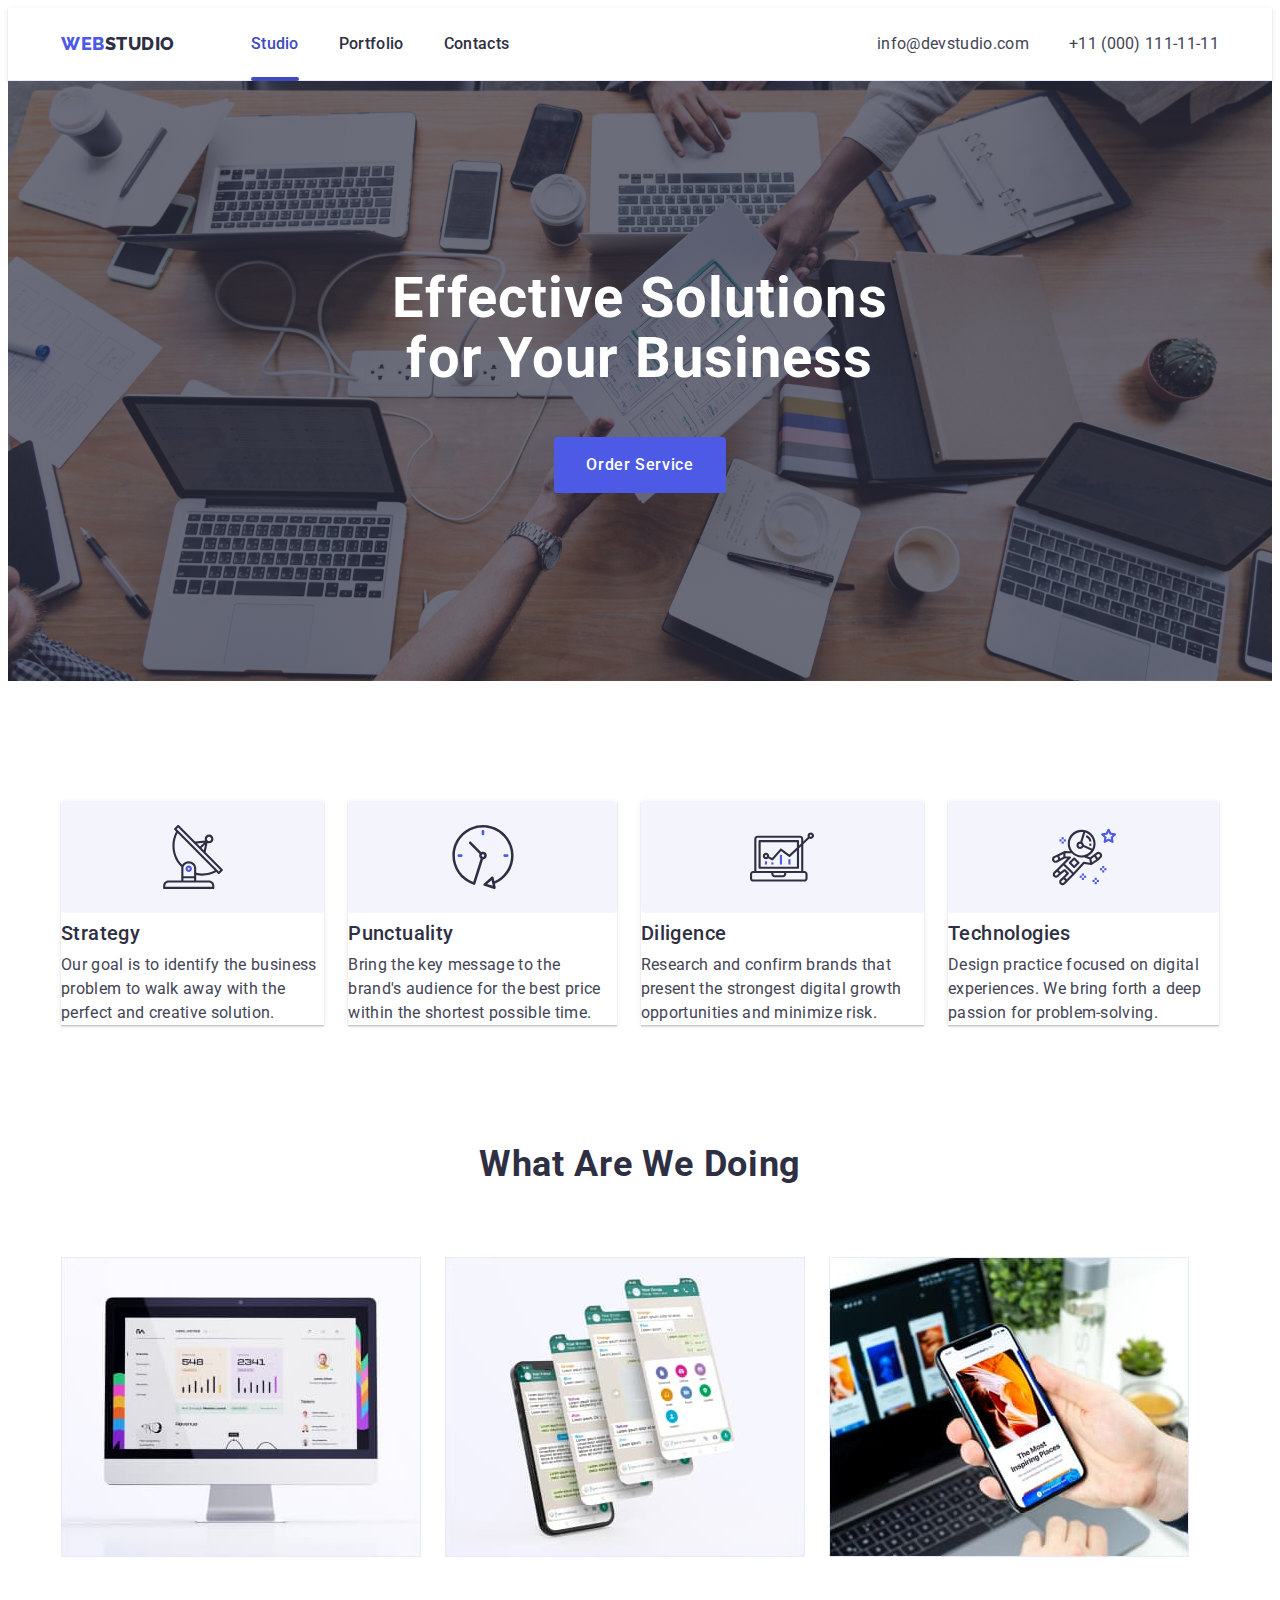
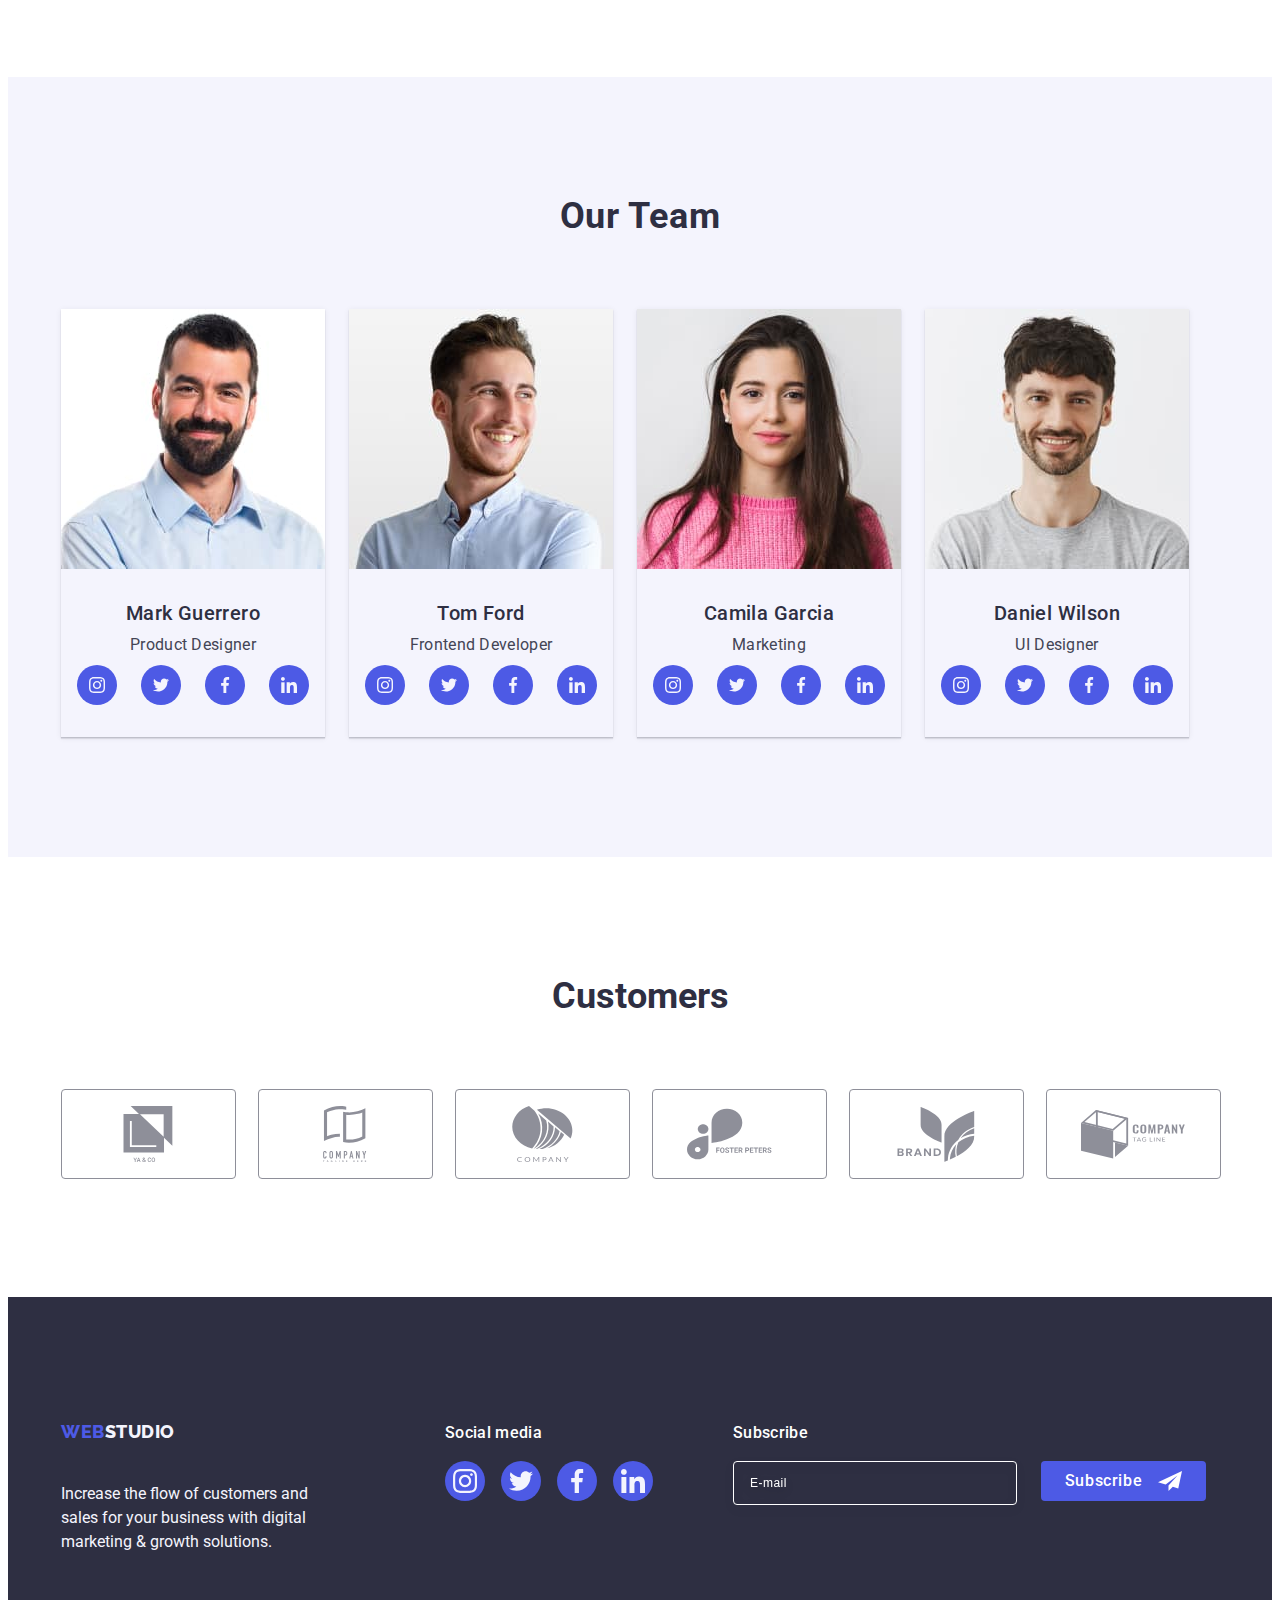
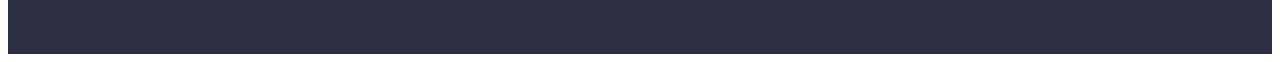
<file: index.html>
<!DOCTYPE html>
<html lang="en">
  <head>
    <meta charset="UTF-8" />
    <meta http-equiv="X-UA-Compatible" content="IE=edge" />
    <meta name="viewport" content="width=device-width, initial-scale=1.0" />
    <title>WebStudio</title>
    <link rel="preconnect" href="https://fonts.googleapis.com" />
    <link rel="preconnect" href="https://fonts.gstatic.com" crossorigin />
    <link
      href="https://fonts.googleapis.com/css2?family=Raleway:wght@800&family=Roboto:wght@400;500;700&display=swap"
      rel="stylesheet"
    />
    <link
      rel="stylesheet"
      href="https://cdnjs.cloudflare.com/ajax/libs/modern-normalize/2.0.0/modern-normalize.min.css"
      integrity="sha512-4xo8blKMVCiXpTaLzQSLSw3KFOVPWhm/TRtuPVc4WG6kUgjH6J03IBuG7JZPkcWMxJ5huwaBpOpnwYElP/m6wg=="
      crossorigin="anonymous"
      referrerpolicy="no-referrer"
    />
    <link rel="stylesheet" href="./css/styles.css" />
  </head>
  <body>
    <!-- header -->
    <header class="header">
      <div class="container page-header-container">
        <nav class="header-link">
          <a class="logo link" href="./index.html"
            >WEB<span class="accent">Studio</span></a
          >

          <ul class="nav-list">
            <li class="item">
              <a class="nav-link link current" href="./index.html">Studio</a>
            </li>
            <li class="item">
              <a class="nav-link link" href="./portfolio.html">Portfolio</a>
            </li>
            <li class="item">
              <a class="nav-link link" href="">Contacts</a></li>
          </ul>
        </nav>
        <address class="address">
          <ul class="address-list">
            <li class="item">
              <a class="tel link" href="mailto:info@devstudio.com"
                >info@devstudio.com</a
              >
            </li>
            <li class="item">
              <a class="tel link" href="tel:+110001111111"
                >+11 (000) 111-11-11</a
              >
            </li>
          </ul>
        </address>
      </div>
    </header>

    <main>
      <!--------------- HERO------------->

      <section class="hero">
        <div class="container">
          <h1 class="hero-title">Effective Solutions for Your Business</h1>
          <button class="hero-button pointer" type="button" data-modal-open>Order Service
          </button>
        </div>
      </section>

      <!-- our principles -->
      <section class="principles section">
        <div class="container">
          <h2 class="hidden" hidden>our principles</h2>
          <ul class="list">
            <li class="team-name">
              <div class="item-principles">
                <svg class="principles-icon" width="64" height="64">
                  <use href="./images/icons.svg#icon-antenna"></use>
                </svg>
              </div>
              <h3 class="principles-title">Strategy</h3>
              <p class="principles-desc">
                Our goal is to identify the business problem to walk away with
                the perfect and creative solution.
              </p>
            </li>
            <li class="team-name">
              <div class="item-principles">
                <svg class="principles-icon" width="64" height="64">
                  <use href="./images/icons.svg#icon-clock"></use>
                </svg>
              </div>
              <h3 class="principles-title">Punctuality</h3>
              <p class="principles-desc">
                Bring the key message to the brand's audience for the best price
                within the shortest possible time.
              </p>
            </li>
            <li class="team-name">
              <div class="item-principles">
                <svg class="principles-icon" width="64" height="64">
                  <use href="./images/icons.svg#icon-diagram"></use>
                </svg>
              </div>
              <h3 class="principles-title">Diligence</h3>
              <p class="principles-desc">
                Research and confirm brands that present the strongest digital
                growth opportunities and minimize risk.
              </p>
            </li>
            <li class="team-name">
              <div class="item-principles">
                <svg class="principles-icon" width="64" height="64">
                  <use href="./images/icons.svg#icon-astronaut"></use>
                </svg>
              </div>
              <h3 class="principles-title">Technologies</h3>
              <p class="principles-desc">
                Design practice focused on digital experiences. We bring forth a
                deep passion for problem-solving.
              </p>
            </li>
          </ul>
        </div>
      </section>
      <!-- what are we doing -->
      <section class="doing-section">
        <div class="container doing">
          <h2 class="subject">What are we doing</h2>
          <ul class="list">
            <li class="employees-card">
              <img
                src="./images/section2-img1.jpg"
                alt="computer"
                width="360"
                height="300"
              />
            </li>
            <li class="employees-card">
              <img
                src="./images/section2-img2.jpg"
                alt="phone"
                width="360"
                height="300"
              />
            </li>
            <li class="employees-card">
              <img
                src="./images/section2-img3.jpg"
                alt="laptop"
                width="360"
                height="300"
              />
            </li>
          </ul>
        </div>
      </section>
      <!--------------------- our team ----------------------->
      <section class="team section">
        <div class="container">
          <h2 class="subject">Our Team</h2>
          <ul class="list team">

            <li class="team-name">
              <img
                src="./images/s3-img1.jpg"
                alt="foto"
                width="264"
                height="260"/>
              <div class="name-specialty">
                <h3 class="name">Mark Guerrero</h3>
                <p class="specialty">Product Designer</p>
                <ul class="social-list">
                  <li class="social-list-item">
                    <a href="" class="social-list-link">
                      <svg class="social-list-icon" width="16" height="16">
                        <use
                          href="./images/icons.svg#icon-instagram"
                        ></use></svg></a>
                  </li>
                  <li class="social-list-item">
                    <a href="" class="social-list-link">
                      <svg class="social-list-icon" width="16" height="16">
                        <use href="./images/icons.svg#icon-twitter"></use></svg></a>
                  </li>
                  <li class="social-list-item">
                    <a href="" class="social-list-link">
                      <svg class="social-list-icon" width="16" height="16">
                        <use href="./images/icons.svg#icon-facebook"></use></svg></a>
                  </li>
                  <li class="social-list-item">
                    <a href="" class="social-list-link">
                      <svg class="social-list-icon" width="16" height="16">
                        <use href="./images/icons.svg#icon-linkedin"></use></svg></a>
                  </li>
                </ul>
              </div>
            </li>

            <li class="team-name">
              <img
                src="./images/s3-img2.jpg"
                alt="foto"
                width="264"
                height="260"/>
              <div class="name-specialty">
                <h3 class="name">Tom Ford</h3>
                <p class="specialty">Frontend Developer</p>
                <ul class="social-list">
                  <li class="social-list-item">
                    <a href="" class="social-list-link">
                      <svg class="social-list-icon" width="16" height="16">
                        <use
                          href="./images/icons.svg#icon-instagram"
                        ></use></svg></a>
                  </li>
                  <li class="social-list-item">
                    <a href="" class="social-list-link">
                      <svg class="social-list-icon" width="16" height="16">
                        <use href="./images/icons.svg#icon-twitter"></use></svg></a>
                  </li>
                  <li class="social-list-item">
                    <a href="" class="social-list-link">
                      <svg class="social-list-icon" width="16" height="16">
                        <use href="./images/icons.svg#icon-facebook"></use></svg></a>
                  </li>
                  <li class="social-list-item">
                    <a href="" class="social-list-link">
                      <svg class="social-list-icon" width="16" height="16">
                        <use href="./images/icons.svg#icon-linkedin"></use></svg></a>
                  </li>
                </ul>
              </div>

            </li>
            <li class="team-name">
              <img
                src="./images/s3-img3.jpg"
                alt="foto"
                width="264"
                height="260"/>
              <div class="name-specialty">
                <h3 class="name">Camila Garcia</h3>
                <p class="specialty">Marketing</p>
                <ul class="social-list">
                  <li class="social-list-item">
                    <a href="" class="social-list-link">
                      <svg class="social-list-icon" width="16" height="16">
                        <use
                          href="./images/icons.svg#icon-instagram"
                        ></use></svg></a>
                  </li>
                  <li class="social-list-item">
                    <a href="" class="social-list-link">
                      <svg class="social-list-icon" width="16" height="16">
                        <use href="./images/icons.svg#icon-twitter"></use></svg                    ></a>
                  </li>
                  <li class="social-list-item">
                    <a href="" class="social-list-link">
                      <svg class="social-list-icon" width="16" height="16">
                        <use href="./images/icons.svg#icon-facebook"></use></svg                    ></a>
                  </li>
                  <li class="social-list-item">
                    <a href="" class="social-list-link">
                      <svg class="social-list-icon" width="16" height="16">
                        <use href="./images/icons.svg#icon-linkedin"></use></svg                    ></a>
                  </li>
                </ul>
              </div>

            </li>
            <li class="team-name">
              <img
                src="./images/s3-img4.jpg"
                alt="foto"
                width="264"
                height="260"
              />
              <div class="name-specialty">
                <h3 class="name">Daniel Wilson</h3>
                <p class="specialty">UI Designer</p>
                <ul class="social-list">
                  <li class="social-list-item">
                    <a href="" class="social-list-link">
                      <svg class="social-list-icon" width="16" height="16">
                        <use
                          href="./images/icons.svg#icon-instagram"
                        ></use></svg                    ></a>
                  </li>
                  <li class="social-list-item">
                    <a href="" class="social-list-link">
                      <svg class="social-list-icon" width="16" height="16">
                        <use href="./images/icons.svg#icon-twitter"></use></svg                    ></a>
                  </li>
                  <li class="social-list-item">
                    <a href="" class="social-list-link">
                      <svg class="social-list-icon" width="16" height="16">
                        <use href="./images/icons.svg#icon-facebook"></use></svg                    ></a>
                  </li>
                  <li class="social-list-item">
                    <a href="" class="social-list-link">
                      <svg class="social-list-icon" width="16" height="16">
                        <use href="./images/icons.svg#icon-linkedin"></use></svg                    ></a>
                  </li>
                </ul>
              </div>

            </li>
          </ul>
        </div>
      </section>

      <!-- -----CUSTOMERS------------- -->
      <section class="customers-sestion">
        <div class="container cust">

          <h2 class="customers-text">Customers</h2>
          
          <ul class="customers-item">
            <li class="customers-icon">
              <a class="link-cust-icon" href="">
                <svg class="cust-item-link" width="104" height="56">
                  <use href="./images/icons.svg#icon-group1"></use>
                </svg>
              </a>
            </li>
            <li class="customers-icon">
              <a class="link-cust-icon" href="">
                <svg class="cust-item-link" width="104" height="56">
                  <use href="./images/icons.svg#icon-group2"></use>
                </svg>
              </a>
            </li>
            <li class="customers-icon">
              <a class="link-cust-icon" href="">
                <svg class="cust-item-link" width="104" height="56">
                  <use href="./images/icons.svg#icon-group3"></use>
                </svg>
              </a>
            </li>
            <li class="customers-icon">
              <a class="link-cust-icon" href="">
                <svg class="cust-item-link" width="104" height="56">
                  <use href="./images/icons.svg#icon-group4"></use>
                </svg>
              </a>
            </li>
            <li class="customers-icon">
              <a class="link-cust-icon" href="">
                <svg class="cust-item-link" width="104" height="56">
                  <use href="./images/icons.svg#icon-group5"></use>
                </svg>
              </a>
            </li>
            <li class="customers-icon">
              <a class="link-cust-icon" href="">
                <svg class="cust-item-link" width="104" height="56">
                  <use href="./images/icons.svg#icon-group6"></use>
                </svg>
              </a>
            </li>
          </ul>
        </div>
      </section>
    </main>

<!-----------------------FOOTER--------------->

<footer class="footer-logo-page">
<div class="container footer-logo-network">
  <div class="footer">
    <a class="footer-logo link logo" href="./index.html"          >WEB<span class="accent">Studio</span></a>
    <p class="footer-text">Increase the flow of customers and sales for your business with digital marketing & growth solutions.</p>
  </div>
  <div class="footer-icon">
      <p class="footer-name">Social media</p>
      <ul class="social-list footer-list-soc">
        <li class="social-list-item">
          <a href="" class="social-list-link footer-focus">
            <svg class="social-list-icon" width="24" height="24">
              <use
                href="./images/icons.svg#icon-instagram"
              ></use></svg                    ></a>
        </li>
        <li class="social-list-item">
          <a href="" class="social-list-link footer-focus">
            <svg class="social-list-icon" width="24" height="24">
              <use href="./images/icons.svg#icon-twitter"></use></svg                    ></a>
        </li>
        <li class="social-list-item">
          <a href="" class="social-list-link footer-focus">
            <svg class="social-list-icon" width="24" height="24">
              <use href="./images/icons.svg#icon-facebook"></use></svg                    ></a>
        </li>
        <li class="social-list-item">
          <a href="" class="social-list-link footer-focus">
            <svg class="social-list-icon" width="24" height="24">
              <use href="./images/icons.svg#icon-linkedin"></use></svg                    ></a>
        </li>
      </ul>
    </div>
    
    <div class="footer-modal">
      <p class="footer-name">Subscribe</p>
      <form class="footer-modal-item">
        <label class="footer-label">
        <input 
        type="email" 
        class="footer-modal-link"
        name="footer-mail"
        placeholder="E-mail">
      </label>
        <button type="submit" class="subscribe">Subscribe
          <svg class="icon-footer-button" width="24" height="24">
            <use href="./images/icons.svg#icon-frame"></use>
          </svg>
        </button>
      
      </form>
    </div>
</div>
</footer>

<!-- -------------- MODAL  ------------ -->

<div class="backdrop is-hidden" data-modal>
  <div class="modal">
    <button type="button" class="modal-close" data-modal-close>
      <svg class="modal-close-icon" width="8" height="8">
        <use href="./images/icons.svg#icon-close"></use>
      </svg>
    </button>
    <p class="name-modal-window">Leave your contacts and we will call you back</p>
    <form class="modal-form" >
      <div class="modal-field">
          <label for="user-name" class="modal-form-field">Name</label>
          <div class="modal-form-input-wrapper">
            <input 
            type="text" 
            name="user-name" 
            id="user-name"
            class="modal-form-input"
            pattern="^[a-zA-Z]+"
            minlength="2">
            <svg class="modal-form-input-icon" width="18" height="24">
            <use href="./images/icons.svg#icon-person"></use></svg>
          </div></div>
      <div class="modal-field">
          <label for="user-phone" class="modal-form-field">Phone</label>
          <div class="modal-form-input-wrapper">
          <input 
          type="tel" 
          name="user-phone" 
          id="user-phone"
          class="modal-form-input"
          pattern="[0-9]{3}-[0-9]{3}-[0-9]{2}-[0-9]{2}">
          <svg class="modal-form-input-icon" width="18" height="24">
          <use href="./images/icons.svg#icon-phone"></use></svg>
        </div></div>
      <div class="modal-field">
          <label for="user-email" class="modal-form-field">Email</label>
          <div class="modal-form-input-wrapper">
          <input 
          type="email" 
          name="user-email" 
          id="user-email"
          class="modal-form-input">
          <svg class="modal-form-input-icon" width="18" height="24">
          <use href="./images/icons.svg#icon-email"></use></svg>
        </div></div>

      <div class="modal-field textarea">
        <label for="user-comment" class="modal-form-field">Comment</label>
        <textarea 
          name="user-comment" 
          id="user-comment"
          class="modal-form-message"
          placeholder="Text input"
          ></textarea>
      </div>

      <div class="checkbox">
        <input 
        id="user-privacy"
        type="checkbox" 
        name="user-privacy" 
        class="modal-check visually-hidden"
        value="true">
        <label for="user-privacy" class="modal-form-check-desk">
          <span class="check-text">
          <svg class="check-icon" width="10" height="8">
          <use href="./images/icons.svg#icon-check"></use></svg>
        </span>I accept the terms and conditions of the&nbsp;<a href="" class="href">Privacy Policy</a></label>
      </div>

        <button type="submit" class="hero-button pointer">Send</button>
    </form>
    </div>
</div>

<script src="./js/modal.js"></script>

</body>
</html>
</file>
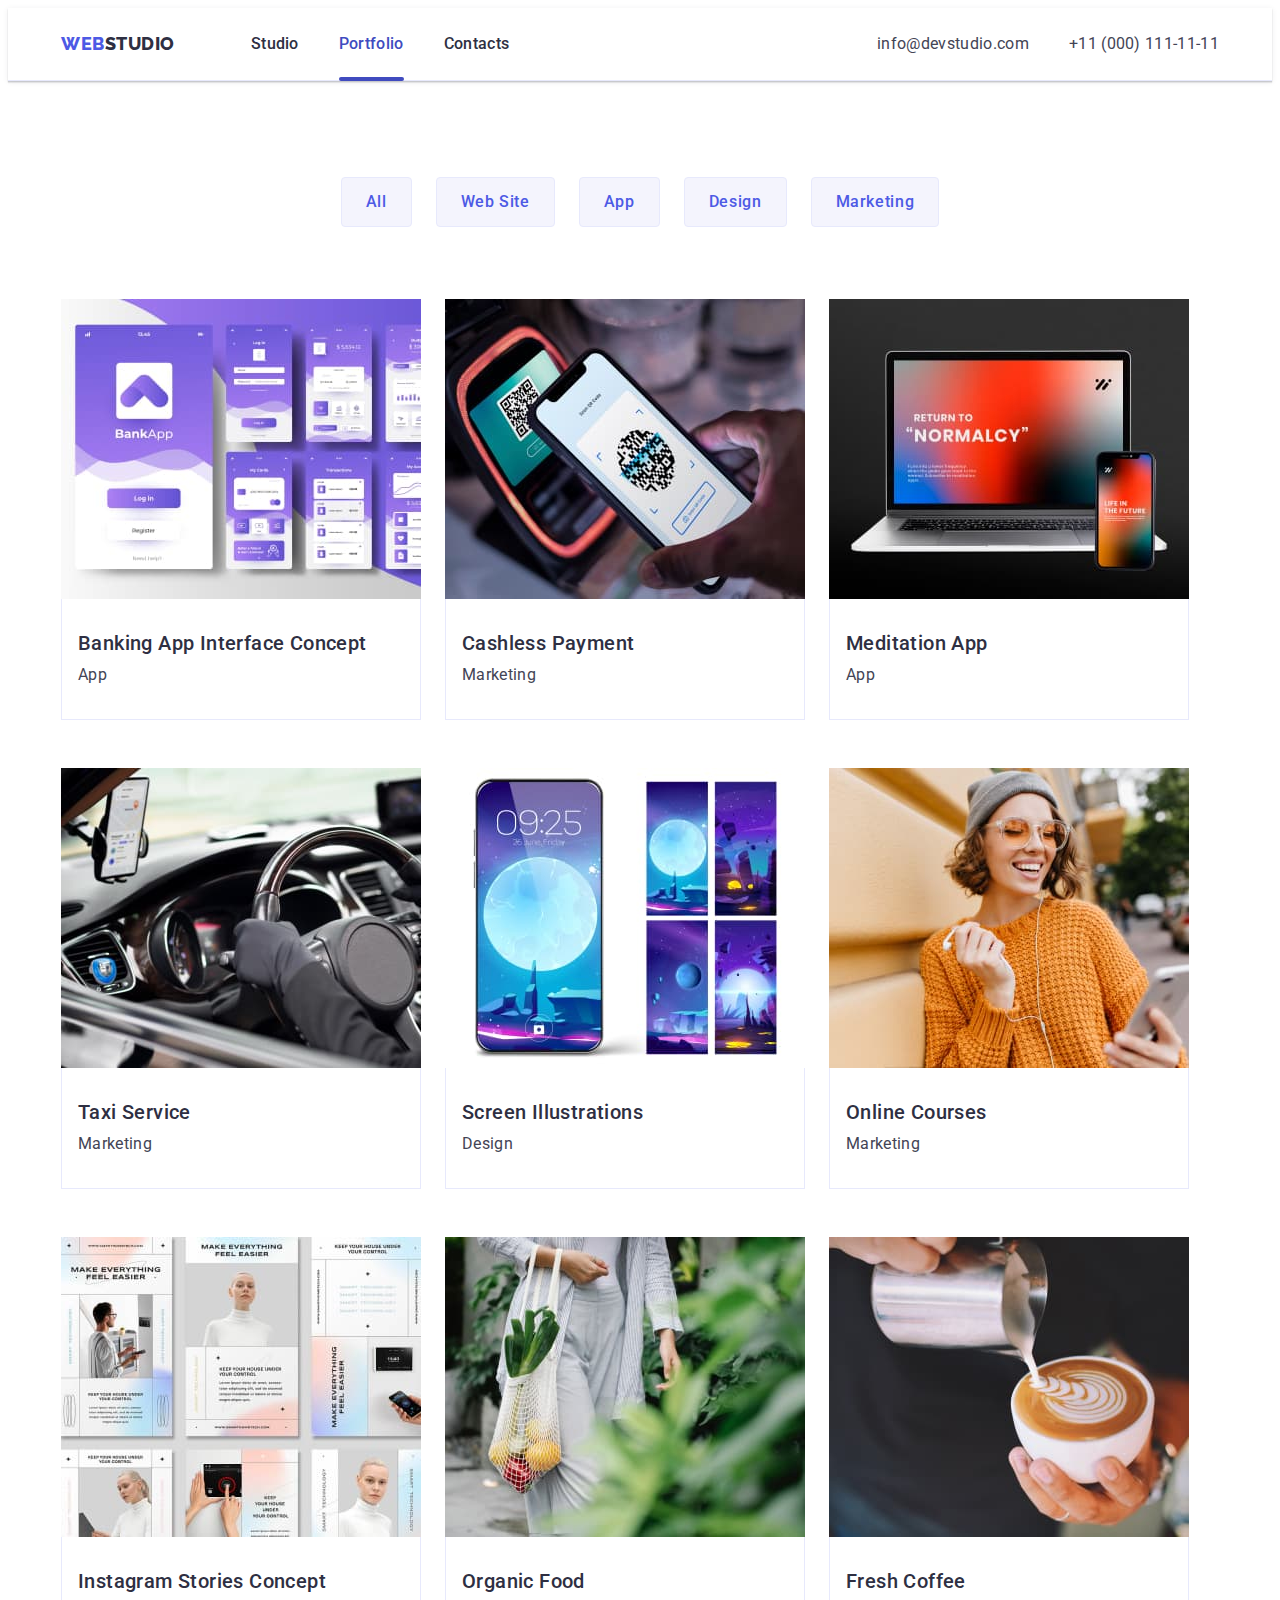
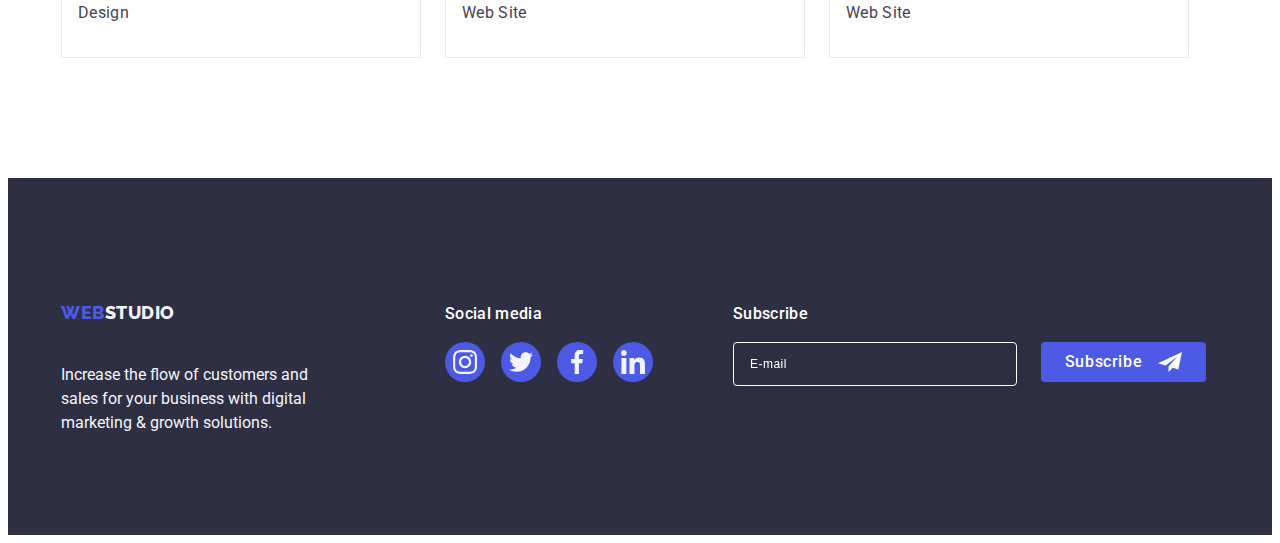
<file: portfolio.html>
<!DOCTYPE html>
<html lang="en">
  <head>
    <meta charset="UTF-8" />
    <meta http-equiv="X-UA-Compatible" content="IE=edge" />
    <meta name="viewport" content="width=device-width, initial-scale=1.0" />
    <title>Portfolio</title>
    <link rel="preconnect" href="https://fonts.googleapis.com" />
    <link rel="preconnect" href="https://fonts.gstatic.com" crossorigin />
    <link
      href="https://fonts.googleapis.com/css2?family=Raleway:wght@800&family=Roboto:wght@400;500;700&display=swap"
      rel="stylesheet"
    />
    <link
      rel="stylesheet"
      href="https://cdnjs.cloudflare.com/ajax/libs/modern-normalize/2.0.0/modern-normalize.min.css"
      integrity="sha512-4xo8blKMVCiXpTaLzQSLSw3KFOVPWhm/TRtuPVc4WG6kUgjH6J03IBuG7JZPkcWMxJ5huwaBpOpnwYElP/m6wg=="
      crossorigin="anonymous"
      referrerpolicy="no-referrer"
    />
    <link rel="stylesheet" href="./css/styles.css" />
  </head>
  <body>
    <!------------ header ------------ -->
    <header class="header">
      <div class="container page-header-container">
      <nav class="header-link">
        <a class="logo link" href="./index.html">WEB<span class="accent">Studio</span></a>

        <ul class="nav-list ">
          
          <li class="item"><a class="nav-link link" href="./index.html">Studio</a></li>
          <li class="item"><a class="nav-link link current" href="./portfolio.html">Portfolio</a></li>
          <li class="item"><a class="nav-link link" href="">Contacts</a></li>
        </ul>
      </nav>
      <address class="address">
        <ul class="address-list">
          <li class="item"><a class="tel link" href="mailto:info@devstudio.com">info@devstudio.com</a></li>
          <li class="item"><a class="tel link" href="tel:+110001111111">+11 (000) 111-11-11</a></li>
        </ul>
      </address>
    </div>
    </header>

    <main>
      <!-- -------------------------PORTFOLIO------------------------------------ -->
      <section class="portfolio-page-container">
        <div class="container">
          <h1 hidden>Portfolio</h1>

          <ul class="portfolio-btn list">
            <li class="portfolio-modal-btn"><button class="modal-btn" type="button">All</button></li>
            <li class="portfolio-modal-btn"><button class="modal-btn" type="button">Web Site</button></li>
            <li class="portfolio-modal-btn"><button class="modal-btn" type="button">App</button></li>
            <li class="portfolio-modal-btn"><button class="modal-btn" type="button">Design</button></li>
            <li class="portfolio-modal-btn"><button class="modal-btn" type="button">Marketing</button></li>
          </ul>

        <ul class="portfolio-page list">
          
          <li class="conteiner-list-page">
            <a class="portfolio-page-img link" href="">
              <div class="over-img">
                <img src="./images/portfolio1.jpg" alt="Banking App Interface Concept" width="360" height="300"/>
                <p class="overlay">14 Stylish and User-Friendly App Design Concepts · Task Manager App · Calorie Tracker App · Exotic Fruit Ecommerce App · Cloud Storage App</p>
              </div>
                <div class="title-page">
                  <h2 class="title">Banking App Interface Concept</h2>
                  <p class="title-text">App</p>
                </div>
            </a>

          </li>
          <li class="conteiner-list-page">              
            <a class="portfolio-page-img link" href="">
              <div class="over-img">
                <img src="./images/portfolio2.jpg" alt="Cashless Payment" width="360" height="300"/>
                <p class="overlay">14 Stylish and User-Friendly App Design Concepts · Task Manager App · Calorie Tracker App · Exotic Fruit Ecommerce App · Cloud Storage App</p>
              </div>
                <div class="title-page">
                  <h2 class="title">Cashless Payment</h2>
                  <p class="title-text">Marketing</p>
                </div>
            </a>

            </li>
            <li class="conteiner-list-page">
              <a class="portfolio-page-img link" href="">
                <div class="over-img">
                <img
                  src="./images/portfolio3.jpg"
                  alt="Meditation App"
                  width="360"
                  height="300"/>
                  <p class="overlay">14 Stylish and User-Friendly App Design Concepts · Task Manager App · Calorie Tracker App · Exotic Fruit Ecommerce App · Cloud Storage App</p>
                </div>
                  <div class="title-page">
                  <h2 class="title">Meditation App</h2>
                  <p class="title-text">App</p>
                </div>
        
                </a >
            </li>
            <li class="conteiner-list-page">
              <a class="portfolio-page-img link" href="">
                <div class="over-img">
                <img
                  src="./images/portfolio4.jpg"
                  alt="Taxi Service"
                  width="360"
                  height="300"/>
                  <p class="overlay">14 Stylish and User-Friendly App Design Concepts · Task Manager App · Calorie Tracker App · Exotic Fruit Ecommerce App · Cloud Storage App</p>
                </div>
                  <div class="title-page">
                  <h2 class="title">Taxi Service</h2>
                  <p class="title-text">Marketing</p>
                </div>
                
              </a>
            </li>
            <li class="conteiner-list-page">
              <a class="portfolio-page-img link" href="">
                <div class="over-img">
                <img
                  src="./images/portfolio5.jpg"
                  alt="Screen Illustrations"
                  width="360"
                  height="300"/>
                  <p class="overlay">14 Stylish and User-Friendly App Design Concepts · Task Manager App · Calorie Tracker App · Exotic Fruit Ecommerce App · Cloud Storage App</p>
                </div>
                  <div class="title-page">
                  <h2 class="title">Screen Illustrations</h2>
                  <p class="title-text">Design</p>
                </div>
                
              </a>
            </li>
            <li class="conteiner-list-page">
              <a class="portfolio-page-img link" href="">
                <div class="over-img">
                <img
                  src="./images/portfolio6.jpg"
                  alt="Online Courses"
                  width="360"
                  height="300"/>
                  <p class="overlay">14 Stylish and User-Friendly App Design Concepts · Task Manager App · Calorie Tracker App · Exotic Fruit Ecommerce App · Cloud Storage App</p>
                </div>
                  <div class="title-page">
                  <h2 class="title">Online Courses</h2>
                  <p class="title-text">Marketing</p>
                </div>
                
                </a >
            </li>
            <li class="conteiner-list-page">
              <a class="portfolio-page-img link" href="">
                <div class="over-img">
                <img
                  src="./images/portfolio7.jpg"
                  alt="Instagram Stories Concept"
                  width="360"
                  height="300"/>
                  <p class="overlay">14 Stylish and User-Friendly App Design Concepts · Task Manager App · Calorie Tracker App · Exotic Fruit Ecommerce App · Cloud Storage App</p>
                </div>
                  <div class="title-page">
                  <h2 class="title">Instagram Stories Concept</h2>
                  <p class="title-text">Design</p>
                </div>
                
                </a>
            </li>
            <li class="conteiner-list-page">
              <a class="portfolio-page-img link" href="">
                <div class="over-img">
                <img
                  src="./images/portfolio8.jpg"
                  alt="Organic Food"
                  width="360"
                  height="300"/>
                  <p class="overlay">14 Stylish and User-Friendly App Design Concepts · Task Manager App · Calorie Tracker App · Exotic Fruit Ecommerce App · Cloud Storage App</p>
                </div>
                  <div class="title-page">
                  <h2 class="title">Organic Food</h2>
                  <p class="title-text">Web Site</p>
                </div>
                
                </a>
            </li>
            <li class="conteiner-list-page">
              <a class="portfolio-page-img link" href="">
                <div class="over-img">
                <img
                  src="./images/portfolio9.jpg"
                  alt="Fresh Coffee"
                  width="360"
                  height="300"/>
                  <p class="overlay">14 Stylish and User-Friendly App Design Concepts · Task Manager App · Calorie Tracker App · Exotic Fruit Ecommerce App · Cloud Storage App</p>
                </div>
                  <div class="title-page">
                  <h2 class="title">Fresh Coffee</h2>
                  <p class="title-text">Web Site</p>
                </div>
                
                </a>
            </li>
          </ul>
        </div>
      </section>
    </main>
    <!-- -----------------------------FOOTER--------------------------------- -->
    
    <footer class="footer-logo-page">
      <div class="container footer-logo-network">
        <div class="footer">
          <a class="footer-logo link logo" href="./index.html"          >WEB<span class="accent">Studio</span></a>
          <p class="footer-text">Increase the flow of customers and sales for your business with digital marketing & growth solutions.</p>
        </div>
        <div class="footer-icon">
            <p class="footer-name">Social media</p>
            <ul class="social-list footer-list-soc">
              <li class="social-list-item">
                <a href="" class="social-list-link footer-focus">
                  <svg class="social-list-icon" width="24" height="24">
                    <use
                      href="./images/icons.svg#icon-instagram"
                    ></use></svg                    ></a>
              </li>
              <li class="social-list-item">
                <a href="" class="social-list-link footer-focus">
                  <svg class="social-list-icon" width="24" height="24">
                    <use href="./images/icons.svg#icon-twitter"></use></svg                    ></a>
              </li>
              <li class="social-list-item">
                <a href="" class="social-list-link footer-focus">
                  <svg class="social-list-icon" width="24" height="24">
                    <use href="./images/icons.svg#icon-facebook"></use></svg                    ></a>
              </li>
              <li class="social-list-item">
                <a href="" class="social-list-link footer-focus">
                  <svg class="social-list-icon" width="24" height="24">
                    <use href="./images/icons.svg#icon-linkedin"></use></svg                    ></a>
              </li>
            </ul>
          </div>
          
          <div class="footer-modal">
            <p class="footer-name">Subscribe</p>
            <form class="footer-modal-item">
              <label class="footer-label">
              <input 
              type="email" 
              class="footer-modal-link"
              name="footer-mail"
              placeholder="E-mail">
            </label>
              <button type="submit" class="subscribe">Subscribe
                <svg class="icon-footer-button" width="24" height="24">
                  <use href="./images/icons.svg#icon-frame"></use>
                </svg>
              </button>
            
            </form>
          </div>
      </div>
      </footer>
  </body>
</html>
</file>
<file: css/styles.css>
:root {
--primary-text-color: #434455;
--title-text-color: #2E2F42;
--accent-color: #4D5AE5;
--page-background-color: #FFFFFF;
--btn-portfolio: #E7E9FC;
--customers-icon: #8E8F99;
--svg-fill: #f4f4fd;
--nav-color: #404BBF;


}

ul{
list-style: none;
}

a{
text-decoration: none;
}

body{
font-family: 'Roboto',sans-serif;    
background-color: var(--page-background-color);
color: var(--primary-text-color);

}

p, h1, h2, h3, h4, h5, h6 {
margin: 0;
}

ul, ol {
padding: 0;
margin: 0;
} 

img {
    display: block;
}

.section {
padding-top: 120px;
padding-bottom: 120px;
}
.list {
display: flex;
gap: 24px;
}
/* ------------HEADER------------- */

.page-header-container {
display: flex;
align-items: center;
}

.header-link {
display: flex;  
align-items: center; 
}
.logo link {
align-items: center; 
}

.header {
border-bottom: 1px solid var(--btn-portfolio);
box-shadow: 0px 2px 1px rgba(46, 47, 66, 0.08), 0px 1px 1px rgba(46, 47, 66, 0.16), 0px 1px 6px rgba(46, 47, 66, 0.08);
}

.logo {
font-family: 'Raleway', sans-serif;
font-weight: 800;
font-size: 18px;
line-height: 1.17;
align-items: center;
letter-spacing: 0.03em;
text-transform: uppercase;

padding-top: 24px;
padding-bottom: 24px;

margin-right: 76px;
color: var(--accent-color);
}
.link {
text-decoration: none;    
}
.list{
list-style: none;
}
.header .accent {
color: var(--title-text-color);
}

.nav-list {
font-weight: 500;
font-size: 16px;
line-height: 1.5;
letter-spacing: 0.02em;
color: var(--title-text-color);
display: flex;

}

.nav-link {
font-weight: 500;
font-size: 16px;
line-height: 1.5;
letter-spacing: 0.02em;
color: var(--title-text-color);
display: flex;
padding-top: 24px;
padding-bottom: 24px;
position: relative;
}

.tel,
.nav-link  {
transition-property: color;
transition-duration: 250ms;
transition-timing-function: cubic-bezier(0.4, 0, 0.2, 1); 
}

.nav-list .item:not(:last-child) {
margin-right: 40px;
}

.address-list .item:not(:last-child) {
margin-right: 40px;
}

.nav-list .link:hover,
.nav-list .link:focus,
.address .link:hover,
.address .link:focus,
.nav-link.current,
.tel {
color: var(--nav-color);   
}

.nav-link::after {
content: "";
position: absolute;
left: 0;
bottom: -1px;

transform: scaleX(0);

width: 100%;
height: 4px;
background-color: var(--nav-color);
border-radius: 2px;
}

.nav-link:hover::after,
.nav-link:focus::after,
.nav-link.current::after {
transform: scaleX(1);
}


.address {
font-style: normal
}

.address-list {
display: flex;
}

.tel {
font-family: 'Roboto', sans-serif;
font-weight: 400;
font-size: 16px;
line-height: 1.5;
letter-spacing: 0.02em;
color: var(--primary-text-color);
padding-bottom: 24px;
}

.container {
width: 1158px;
padding-left: 15px;
padding-right: 15px;
margin: 0 auto;
}

.address {
margin-left: auto;
}

/* ----------------HERO---------- */

.hero {
text-align: center;
margin: auto;
padding-top: 188px;
padding-bottom: 188px;
background-color: var(--title-text-color);
background-image: linear-gradient(rgba(46, 47, 66, 0.7), rgba(46, 47, 66, 0.7)), url(../images/people-office.jpg);
background-repeat: no-repeat;
background-position: center;
background-size: cover;
max-width: 1440px;
}

h1 {
font-weight: 700;
font-size: 56px;
line-height: 1.07;
letter-spacing: 0.02em;
max-width: 496px;
margin: auto;
margin-bottom: 48px;
color: var(--page-background-color);
}

.hero-button {
font-family: "Roboto", sans-serif;
font-weight: 500;
font-size: 16px;
line-height: 1.5;
letter-spacing: 0.04em;
border-radius: 4px;
padding: 16px 32px;
display: block;
min-width: 169px;
height: 56px;
border: none; 
margin: auto;
color: var(--page-background-color);
background: var(--accent-color);
transition-property: background-color;
transition-duration: 250ms;
transition-timing-function: cubic-bezier(0.4, 0, 0.2, 1); 
}

.hero-button:hover,
.hero-button:focus {
background-color: #404BBF;
}

.pointer {
cursor: pointer;
}
/* ---------Our principles---------------- */

.principles-title{
font-weight: 500;
font-size: 20px;
line-height: 1.2;
letter-spacing: 0.02em;
margin-bottom: 8px;
color: var(--title-text-color);
display: flex;
}
.principles-desc{
font-weight: 400;
font-size: 16px;
line-height: 1.5;
letter-spacing: 0.02em;
display: flex;
}
.item-principles{
display: flex;
align-items: center;
justify-content: center; 
height: 112px;
background-color: #f4f4fd;
border-radius: 4px; 
margin-bottom: 8px; 
}

/* --------what are we doing------------------------ */
.doing-section{
padding-bottom: 120px;
}
.doing {
padding-top: 0;
}
.subject{
font-weight: 700;
font-size: 36px;
line-height: 1.11;
text-align: center;
letter-spacing: 0.02em;
text-transform: capitalize;
margin-bottom: 72px;
color: var(--title-text-color);
}
.employees-card {
flex-basis: calc((100%-48px) /3 ); 
}


/* -------------Our team----------------- */
.team {
background-color: #F4F4FD;
}
.name{
font-weight: 500;
font-size: 20px;
line-height: 1.2;
letter-spacing: 0.02em;
margin-bottom: 8px;
color: var(--title-text-color);
}
.specialty{
font-weight: 400;
font-size: 16px;
line-height: 1.5;
letter-spacing: 0.02em;
margin-bottom: 8px;
}

.team-name {
flex-basis: calc((100%-72px) /4 ); 
box-shadow: 0px 1px 6px rgba(46, 47, 66, 0.08), 0px 1px 1px rgba(46, 47, 66, 0.16), 0px 2px 1px rgba(46, 47, 66, 0.08);
}

.name-specialty {
padding-top: 32px;
text-align: center;
}

.social-list {
margin-bottom: 32px;
display: flex;
justify-content: center; 
gap: 24px;
} 
.social-list-link{
display: flex;
justify-content: center;
align-items: center;
width: 40px;
height: 40px;
border-radius: 50%;
background-color: var(--accent-color);
fill: var(--svg-fill);

transition-property: background-color;
transition-duration: 250ms;
transition-timing-function: cubic-bezier(0.4, 0, 0.2, 1); 
}

.social-list-link:hover,
.social-list-link:focus{
background-color: #404bbf; 
}

/* -----------customers------------------- */ 

.customers-text {

font-size: 36px;
line-height: 1.11;
color: var(--title-text-color);
margin-bottom: 72px; 
text-align: center;
}
.customers-sestion {
padding-top: 120px;
padding-bottom: 120px;
}
.customers-item {
display: flex; 
gap: 24px; 
}
.customers-icon{
width: calc((100% - 120px) / 6);
height: 88px;
color: var(--customers-icon);
}

.link-cust-icon {
width: 100%;
height: 100%;
border: 1px solid #8e8f99;
border-radius: 4px;
display: flex; 
align-items: center;
justify-content: center; 
color: var(--customers-icon);
transition: border-color 250ms cubic-bezier(0.4, 0, 0.2, 1), color 250ms cubic-bezier(0.4, 0, 0.2, 1);
}

.link-cust-icon:hover,
.link-cust-icon:focus {
border-color: #404bbf;
color: #404bbf;
}

.cust-item-link {
fill: currentColor;
}


/*---------------Footer--------------*/

.footer-logo-network{
display: flex;
align-items: baseline;
}

.footer-icon{
width: 208px;
height: 80px;
margin-right: 80px;
}

.footer-logo-page{
background-color: var(--title-text-color);
padding: 100px 0;
display: flex;
}

.footer-logo {
color: var(--accent-color);
display: inline-block;
margin-bottom: 16px; 
}

.footer-logo .accent {
color: #F4F4FD;
}

.footer-text {
font-weight: 400;
font-size: 16px;
line-height: 1.5;
color: #F4F4FD;
max-width: 264px;

}
.footer {
margin-right: 120px;
}

.footer-name{
font-weight: 500;
font-size: 16px;
line-height: 1.5;
letter-spacing: 0.02em;
color: var(--page-background-color);
margin-bottom: 16px;
}

.footer-list-soc {
gap: 16px;
}


.footer-focus {
transition-property: background-color;
transition-duration: 250ms;
transition-timing-function: cubic-bezier(0.4, 0, 0.2, 1); 
}

.footer-focus:hover,
.footer-focus:focus {
background-color: #31d0aa;
}

.footer-modal-item {
display: flex;
gap: 24px;
}

.footer-modal-link {
width: 264px;
height: 40px;
border: 1px solid #ffffff;
background-color: transparent;
font-size: 12px;
line-height: 1.5;
letter-spacing: 0.04em;
padding-left: 16px;
filter: drop-shadow(0px 4px 4px rgba(0, 0, 0, 0.15));
border-radius: 4px;
color: #ffffff;
}
.footer-modal-link::placeholder {
color: #ffffff; 
}
.subscribe {
font-family: "Roboto", sans-serif;
font-weight: 500;
font-size: 16px;
line-height: 1.5;

min-width: 165px;
height: 40px;
display: flex;
justify-content: center;
align-items: center;
font-size: 16px;
letter-spacing: 0.04em;
color: #ffffff;
background-color: var(--accent-color);
border-radius: 4px;
cursor: pointer;
border: none;
}

.icon-footer-button {
fill: #ffffff;
margin-left: 16px;
}

/*------------Portfolio--------*/

.portfolio-page-img {
display: block; 
transition: box-shadow 250ms cubic-bezier(0.4, 0, 0.2, 1);
}

.portfolio-page-img:hover,
.portfolio-page-img:focus {
box-shadow: 0px 1px 6px rgba(46, 47, 66, 0.08), 0px 1px 1px rgba(46, 47, 66, 0.16), 0px 2px 1px rgba(46, 47, 66, 0.08); 
}

.modal-btn{
font-family: "Roboto", sans-serif;
font-weight: 500;
font-size: 16px;
line-height: 1.5;
letter-spacing: 0.04em;
display: flex;
align-items: center;
text-align: center;
cursor: pointer;
color: var(--accent-color);
background-color: #F4F4FD;
padding: 12px 24px;
border: 1px solid var(--btn-portfolio);
border-radius: 4px; 

transition: color 250ms cubic-bezier(0.4, 0, 0.2, 1), background-color 250ms cubic-bezier(0.4, 0, 0.2, 1), border-color 250ms cubic-bezier(0.4, 0, 0.2, 1), box-shadow 250ms cubic-bezier(0.4, 0, 0.2, 1);
}

.modal-btn:hover,
.modal-btn:focus {
color: #FFFFFF;
background-color: #404BBF;
border: 1px solid transparent;
box-shadow: 0px 3px 1px rgba(0, 0, 0, 0.1), 0px 2px 1px rgba(0, 0, 0, 0.08), 0px 2px 2px rgba(0, 0, 0, 0.12); 
}

.title{
font-weight: 500;
font-size: 20px;
line-height: 1.2;
letter-spacing: 0.02em;
color: var(--title-text-color);
margin-bottom: 8px;
}
.title-text{
font-weight: 400;
font-size: 16px;
line-height: 1.5;
letter-spacing: 0.02em;
color: var(--primary-text-color);
}

.portfolio-page-container {
padding: 96px 0 120px;
}
.portfolio-btn {
justify-content: center;
gap: 24px; 
margin-bottom: 72px;
}

.portfolio-page {
flex-wrap: wrap; 
row-gap: 48px; 
}

.title-page {
padding: 32px 16px;
border: 1px solid #e7e9fc;
border-top: none; 
}

.over-img {
position: relative;
overflow: hidden;
}

.overlay {
position: absolute;
transform: translateY(100%);
transition: transform 250ms cubic-bezier(0.4, 0, 0.2, 1);

background-color: var(--accent-color);
color: var(--svg-fill);

font-family: 'Roboto', sans-serif;
font-weight: 400;
font-size: 16px;
line-height: 1.5;
letter-spacing: 0.02em;

position: absolute;
top: 0;
padding: 40px 32px;
height: 100%;
width: 100%;
}
.portfolio-page-img:hover .overlay,
.portfolio-page-img:focus .overlay {
transform: translateY(0);
}

/* ----------MODAL-------- */
.backdrop {
position: fixed;
width: 100%;
height: 100%;
background-color: rgba(46, 47, 66, 0.4);
top: 0;
transition: opacity 250ms cubic-bezier(0.4, 0, 0.2, 1), visibility 250ms cubic-bezier(0.4, 0, 0.2, 1); 
}

.modal {
position: absolute;
top: 50%;
left: 50%;
transform: translate(-50%, -50%) scale(1);
transition: transform 250ms cubic-bezier(0.4, 0, 0.2, 1);
width: 408px;
min-height: 584px;
background-color: #FCFCFC;
box-shadow:0px 1px 1px rgba(0, 0, 0, 0.14), 0px 1px 3px rgba(0, 0, 0, 0.12), 0px 2px 1px rgba(0, 0, 0, 0.2);
border-radius: 4px;
padding: 72px 24px 24px 24px;
}

.backdrop.is-hidden .modal {
transform: translate(-50%, -50%) scale(0);
}

.modal-close {
position: absolute;
padding: 0;

top: 24px;
right: 24px;
width: 24px;
height: 24px;
border: 1px solid rgba(0, 0, 0, 0.1);
background-color: #e7e9fc; 
transition: background-color 250ms cubic-bezier(0.4, 0, 0.2, 1), border 250ms cubic-bezier(0.4, 0, 0.2, 1);
border-radius: 50%;
display: flex;
align-items: center;
justify-content: center;
margin-left: auto;
cursor: pointer;
}

.modal-close:hover,
.modal-close:focus {
background-color: var(--nav-color); 
border: none; 
fill: var(--page-background-color);
}

.is-hidden {
visibility: hidden;
opacity: 0;
pointer-events: none;
}
.modal-close-icon {
transition: fill 250ms cubic-bezier(0.4, 0, 0.2, 1);
}


.name-modal-window {
font-family: 'Roboto', sans-serif;
font-weight: 500;
font-size: 16px;
line-height: 1.5;
text-align: center;
letter-spacing: 0.02em;
color: #2E2F42;
margin-bottom: 16px;
}

.modal-form {
display: flex;
flex-direction: column;
}

.modal-form-input {
width: 100%;
height: 40px;
border: 1px solid rgba(46, 47, 66, 0.4);
border-radius: 4px;
padding-left: 38px;
background-color: transparent;
outline: transparent;
transition: border-color 250ms cubic-bezier(0.4, 0, 0.2, 1); 
}

.modal-form-input:focus {
outline: none;
border-color: var(--accent-color);
}

.modal-form-input:focus + .modal-form-input-icon {
fill: var(--accent-color);
}


.modal-form-field {
display: block;
font-family: 'Roboto', sans-serif;
font-weight: 400;
font-size: 12px;
line-height: 1.17;
letter-spacing: 0.04em;
color: #8E8F99;
margin-bottom: 4px;

}

.modal-form-input-wrapper {
position: relative;
display: block;
}

.modal-form-input-icon {
position: absolute;
left: 16px;
top: 50%;
transform: translateY(-50%);
transition: fill 250ms cubic-bezier(0.4, 0, 0.2, 1); 
}

.modal-field {
margin-bottom: 8px;
}

.textarea {
margin-bottom: 16px;
}

.modal-form-message {
font-family: 'Roboto', sans-serif;
font-weight: 400;
font-size: 12px;
line-height: 1.17;
letter-spacing: 0.04em;
color: rgba(46, 47, 66, 0.4);

width: 100%;
height: 120px;

resize: none;

border: 1px solid rgba(46, 47, 66, 0.4);
border-radius: 4px;
padding-left: 16px;

background-color: transparent;
outline: transparent;
transition: border-color 250ms cubic-bezier(0.4, 0, 0.2, 1);
padding: 8px 16px; 
}
.modal-form-message:focus {
border-color: var(--accent-color);
}

.checkbox {
margin-bottom: 24px;
}

.modal-form-check-desk {
font-size: 12px;
line-height: 1.17;
letter-spacing: 0.04em;
color: var(--customers-icon);
}

.check-text {
width: 16px;
height: 16px;
border: 1px solid rgba(46, 47, 66, 0.4); 
border-radius: 2px; 
transition: background-color 250ms cubic-bezier(0.4, 0, 0.2, 1), border 250ms cubic-bezier(0.4, 0, 0.2, 1), fill 250ms cubic-bezier(0.4, 0, 0.2, 1);
display: inline-flex; 
align-items: center; 
justify-content: center; 
fill: transparent; 
margin-right: 8px;
}

.visually-hidden {
position: absolute;
width: 1px;
height: 1px;
margin: -1px;
overflow: hidden;
border: 0;
clip: rect(0 0 0 0);

}

.modal-check:checked + .modal-form-check-desk span {
background-color: var(--nav-color);
border: none;
fill: var(--svg-fill);
}

.href {
color: var(--accent-color);
}
</file>
